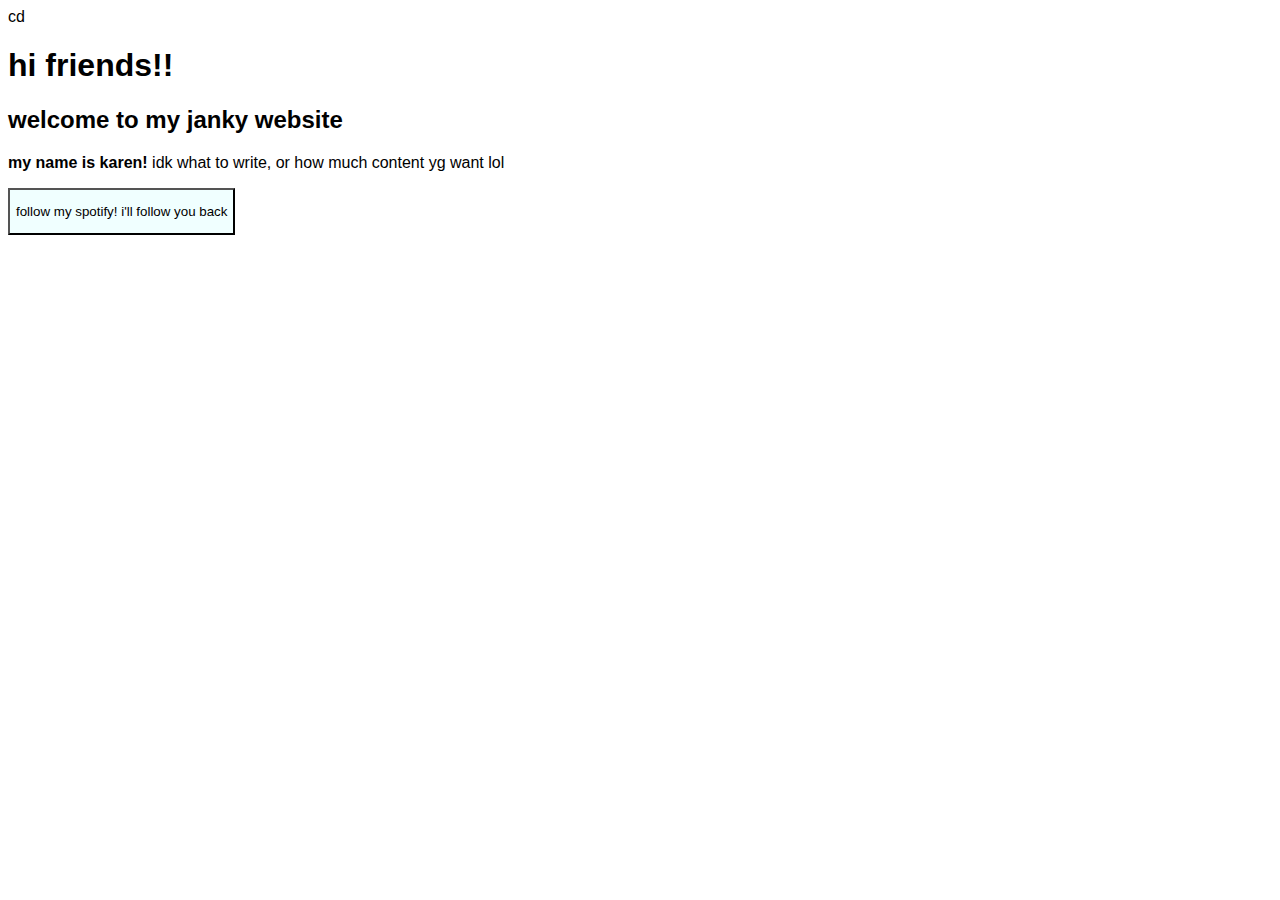
<file: index.html>
cd<!DOCTYPE html>
<html lang="en">
<head>
    <meta charset="UTF-8">
    <meta name="viewport" content="width=device-width, initial-scale=1.0">

    <style>
        
        body {
            font-family: Arial, Helvetica, sans-serif;
        }
        
        button {
            background-color: azure;
            padding: 1Opx;
        }
    </style>

    <title>intro!!!</title>
</head>
<body>
    <h1>hi friends!!</h1>
    <h2>welcome to my janky website</h2>
        <p> <b> my name is karen! </b> idk what to write, or how much content yg want lol <p>
        <a href="https://open.spotify.com/user/if4g8sog81wb1y3kfz9368urf?si=ca511cc3e83044ae">
            <button>
                <p>follow my spotify! i'll follow you back</p>
            </button>
        </a>
        
</body>
</html>
</file>
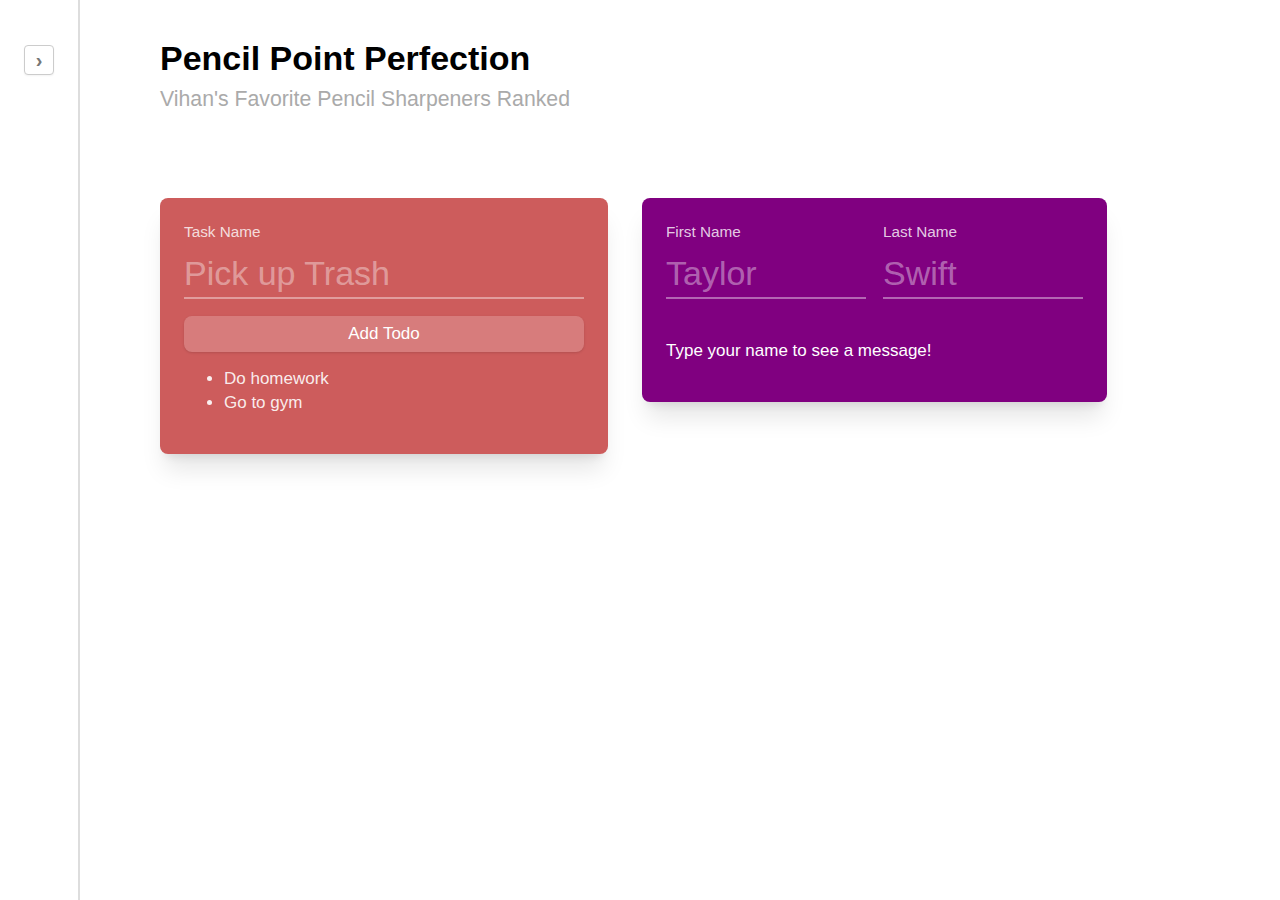
<file: vitamin3/index.html>
<!DOCTYPE html>
<html>
  <head>
    <meta charset="UTF-8" />
    <meta name="viewport" content="width=device-width, initial-scale=1.0" />
    <link rel="stylesheet" href="style.css" />
    <script src="script.js" type="text/javascript"></script>
    <title>Vitamin 3: CSS Layout</title>
  </head>
  <body>
    <aside id="sidebar" data-testid="sidebar">
      <div>
        <div>
          <button id="sidebar-button" data-testid="sidebar-button">›</button>
        </div>
        <div>
          <h3>Pencil Sharpeners</h3>
          <ul>
            <li><a>Prisma Premier</a></li>
            <li><a>Staedtler Mars 501</a></li>
            <li><a>Carl Angel-5</a></li>
          </ul>
        </div>
      </div>
    </aside>
    <main>
      <h1>Pencil Point Perfection</h1>
      <h2>Vihan's Favorite Pencil Sharpeners Ranked</h2>

      <div class="exercises">
        <div class="exercise exercise-1">
          <div>
            <label for="task-name">Task Name</label>
            <input
              type="text"
              id="task-name"
              name="task-name"
              placeholder="Pick up Trash"
            />
          </div>
          <button id="add-todo" data-testid="add-todo">Add Todo</button>
          <ul id="todo-list">
            <li>Do homework</li>
            <li>Go to gym</li>
          </ul>
        </div>
        <div class="exercise exercise-2">
          <div>
            <label for="first-name">First Name</label>
            <input
              type="text"
              id="first-name"
              name="first-name"
              placeholder="Taylor"
            />
          </div>
          <div>
            <label for="last-name">Last Name</label>
            <input
              type="text"
              id="last-name"
              name="last-name"
              placeholder="Swift"
            />
          </div>
          <p id="message" data-testid="message">
            Type your name to see a message!
          </p>
        </div>
      </div>
    </main>
  </body>
</html>
</file>
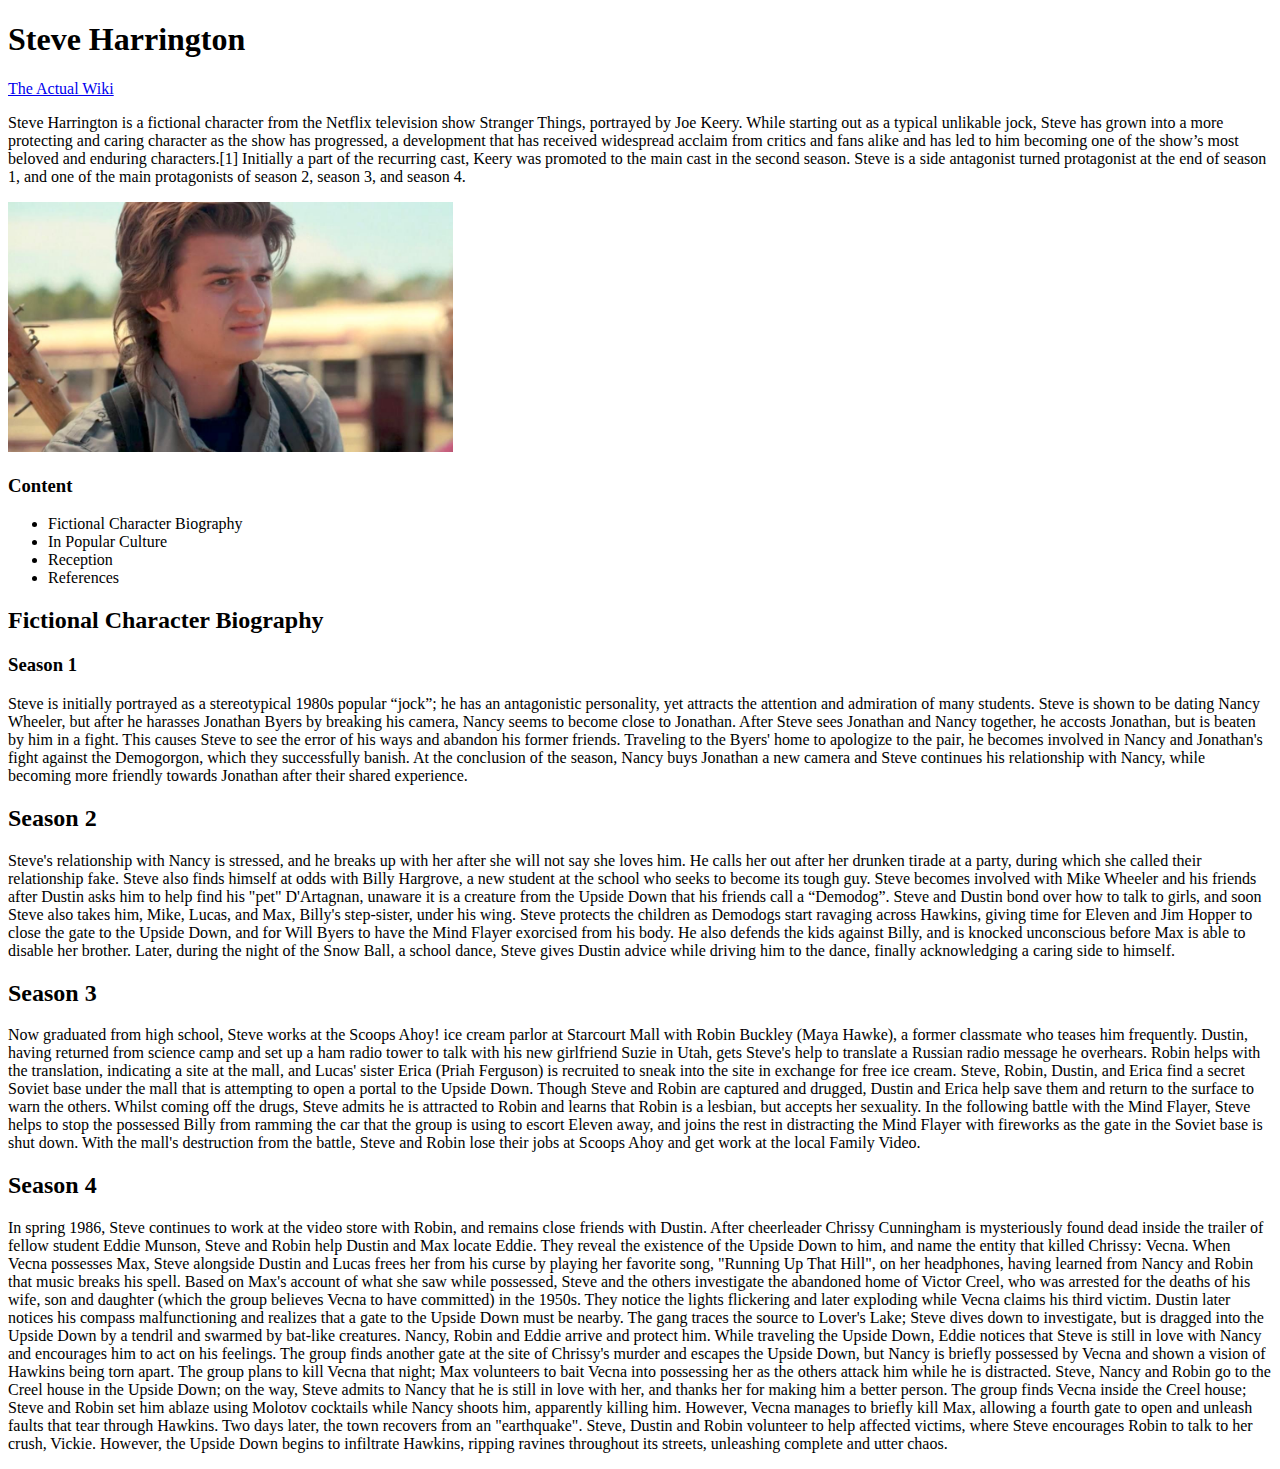
<file: vitamin_html_css/index.html>
<!DOCTYPE html>
<html lang="en">
<head>
    <meta charset="UTF-8">
    <meta name="viewport" content="width=device-width, initial-scale=1.0">
    <title>Steve Harrington Tribute</title>
    <meta name="description" content="Steve Harrington Fanpage">
    <meta name="theme-color" content="#ffffff">
</head>
<body>
    <h1>Steve Harrington</h1>
    <a href="https://en.wikipedia.org/wiki/Steve_Harrington">The Actual Wiki</a>
    <p>Steve Harrington is a fictional character from the Netflix television show Stranger Things, portrayed by Joe Keery. While starting out as a typical unlikable jock, Steve has grown into a more protecting and caring character as the show has progressed, a development that has received widespread acclaim from critics and fans alike and has led to him becoming one of the show’s most beloved and enduring characters.[1] Initially a part of the recurring cast, Keery was promoted to the main cast in the second season. Steve is a side antagonist turned protagonist at the end of season 1, and one of the main protagonists of season 2, season 3, and season 4.</p>
    <img src="steve.png" height="250">
    <h3>Content</h3>
    <ul>
        <li>Fictional Character Biography</li>
        <li>In Popular Culture</li>
        <li>Reception</li>
        <li>References</li>
    </ul>
    <h2>Fictional Character Biography</h2>
    <h3>Season 1</h3>
    <p>
        Steve is initially portrayed as a stereotypical 1980s popular “jock”; he has an antagonistic personality, yet attracts the attention and admiration of many students. Steve is shown to be dating Nancy Wheeler, but after he harasses Jonathan Byers by breaking his camera, Nancy seems to become close to Jonathan. After Steve sees Jonathan and Nancy together, he accosts Jonathan, but is beaten by him in a fight. This causes Steve to see the error of his ways and abandon his former friends. Traveling to the Byers' home to apologize to the pair, he becomes involved in Nancy and Jonathan's fight against the Demogorgon, which they successfully banish. At the conclusion of the season, Nancy buys Jonathan a new camera and Steve continues his relationship with Nancy, while becoming more friendly towards Jonathan after their shared experience.
    </p>
    <h2>Season 2</h2>
    <p>
        Steve's relationship with Nancy is stressed, and he breaks up with her after she will not say she loves him. He calls her out after her drunken tirade at a party, during which she called their relationship fake. Steve also finds himself at odds with Billy Hargrove, a new student at the school who seeks to become its tough guy. Steve becomes involved with Mike Wheeler and his friends after Dustin asks him to help find his "pet" D'Artagnan, unaware it is a creature from the Upside Down that his friends call a “Demodog”. Steve and Dustin bond over how to talk to girls, and soon Steve also takes him, Mike, Lucas, and Max, Billy's step-sister, under his wing. Steve protects the children as Demodogs start ravaging across Hawkins, giving time for Eleven and Jim Hopper to close the gate to the Upside Down, and for Will Byers to have the Mind Flayer exorcised from his body. He also defends the kids against Billy, and is knocked unconscious before Max is able to disable her brother. Later, during the night of the Snow Ball, a school dance, Steve gives Dustin advice while driving him to the dance, finally acknowledging a caring side to himself.
    </p>
    <h2>Season 3</h2>
    <p>
        Now graduated from high school, Steve works at the Scoops Ahoy! ice cream parlor at Starcourt Mall with Robin Buckley (Maya Hawke), a former classmate who teases him frequently. Dustin, having returned from science camp and set up a ham radio tower to talk with his new girlfriend Suzie in Utah, gets Steve's help to translate a Russian radio message he overhears. Robin helps with the translation, indicating a site at the mall, and Lucas' sister Erica (Priah Ferguson) is recruited to sneak into the site in exchange for free ice cream. Steve, Robin, Dustin, and Erica find a secret Soviet base under the mall that is attempting to open a portal to the Upside Down. Though Steve and Robin are captured and drugged, Dustin and Erica help save them and return to the surface to warn the others. Whilst coming off the drugs, Steve admits he is attracted to Robin and learns that Robin is a lesbian, but accepts her sexuality. In the following battle with the Mind Flayer, Steve helps to stop the possessed Billy from ramming the car that the group is using to escort Eleven away, and joins the rest in distracting the Mind Flayer with fireworks as the gate in the Soviet base is shut down. With the mall's destruction from the battle, Steve and Robin lose their jobs at Scoops Ahoy and get work at the local Family Video.
    </p>
    <h2>Season 4</h2>
    <p>
        In spring 1986, Steve continues to work at the video store with Robin, and remains close friends with Dustin. After cheerleader Chrissy Cunningham is mysteriously found dead inside the trailer of fellow student Eddie Munson, Steve and Robin help Dustin and Max locate Eddie. They reveal the existence of the Upside Down to him, and name the entity that killed Chrissy: Vecna.
        When Vecna possesses Max, Steve alongside Dustin and Lucas frees her from his curse by playing her favorite song, "Running Up That Hill", on her headphones, having learned from Nancy and Robin that music breaks his spell. Based on Max's account of what she saw while possessed, Steve and the others investigate the abandoned home of Victor Creel, who was arrested for the deaths of his wife, son and daughter (which the group believes Vecna to have committed) in the 1950s. They notice the lights flickering and later exploding while Vecna claims his third victim.
        Dustin later notices his compass malfunctioning and realizes that a gate to the Upside Down must be nearby. The gang traces the source to Lover's Lake; Steve dives down to investigate, but is dragged into the Upside Down by a tendril and swarmed by bat-like creatures. Nancy, Robin and Eddie arrive and protect him. While traveling the Upside Down, Eddie notices that Steve is still in love with Nancy and encourages him to act on his feelings.
        The group finds another gate at the site of Chrissy's murder and escapes the Upside Down, but Nancy is briefly possessed by Vecna and shown a vision of Hawkins being torn apart. The group plans to kill Vecna that night; Max volunteers to bait Vecna into possessing her as the others attack him while he is distracted. Steve, Nancy and Robin go to the Creel house in the Upside Down; on the way, Steve admits to Nancy that he is still in love with her, and thanks her for making him a better person.
        The group finds Vecna inside the Creel house; Steve and Robin set him ablaze using Molotov cocktails while Nancy shoots him, apparently killing him. However, Vecna manages to briefly kill Max, allowing a fourth gate to open and unleash faults that tear through Hawkins. Two days later, the town recovers from an "earthquake". Steve, Dustin and Robin volunteer to help affected victims, where Steve encourages Robin to talk to her crush, Vickie. However, the Upside Down begins to infiltrate Hawkins, ripping ravines throughout its streets, unleashing complete and utter chaos.
    </p>

</body>
</html>
</file>
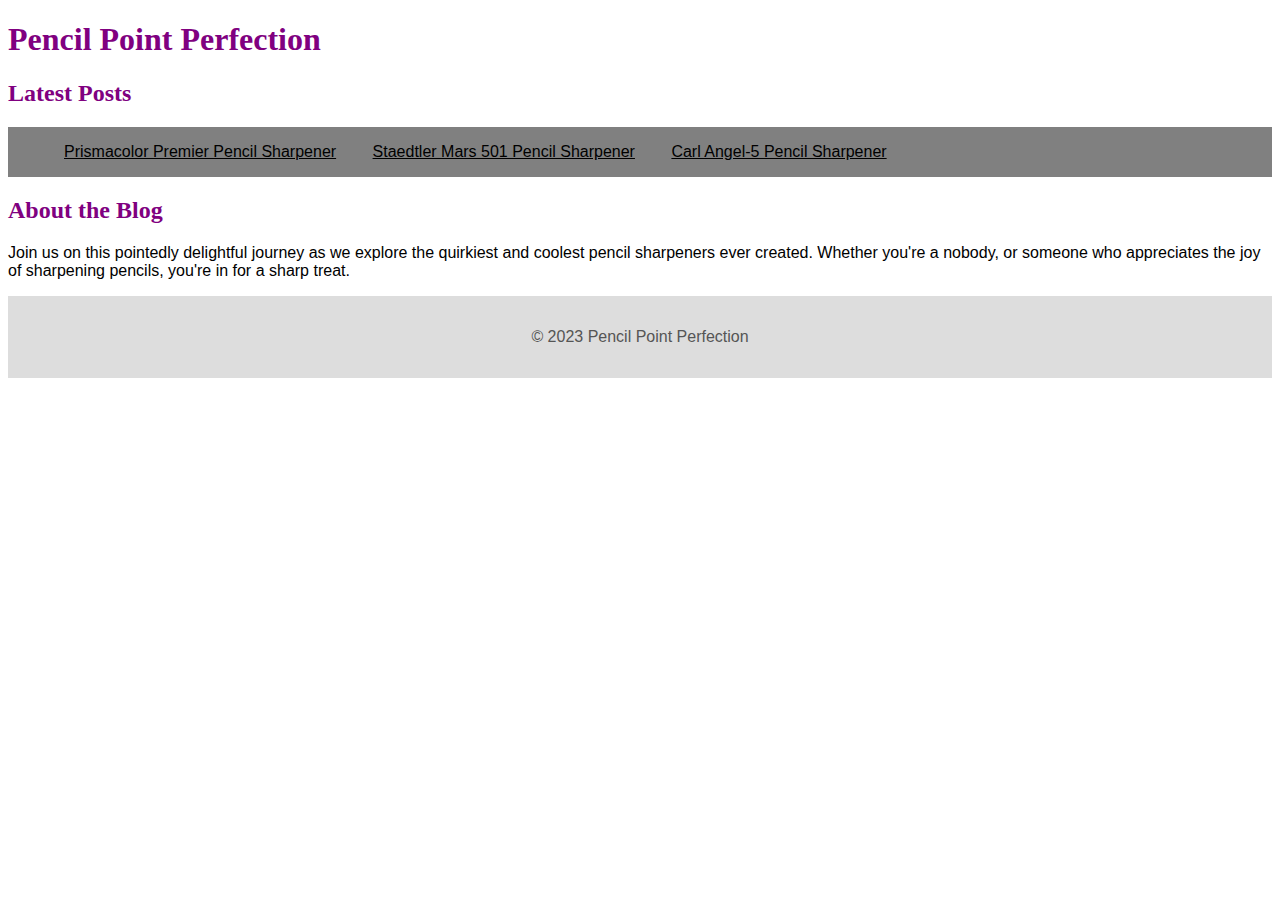
<file: vitamin_html_css/css.html>
<!DOCTYPE html>
<html>
  <head>
    <title>Pencil Point Perfection: Vihan's Favorite Pencil Sharpeners</title>
    <link rel="stylesheet" href="style.css">
  </head>
  <body>
    <h1>Pencil Point Perfection</h1>
    <main>
      <section>
        <h2>Latest Posts</h2>
        <ul>
          <li>
            <a href="#">Prismacolor Premier Pencil Sharpener</a>
          </li>
          <li>
            <a href="#">Staedtler Mars 501 Pencil Sharpener</a>
          </li>
          <li>
            <a href="#">Carl Angel-5 Pencil Sharpener</a>
          </li>
        </ul>
      </section>
      <section>
        <h2>About the Blog</h2>
        <p>
          Join us on this pointedly delightful journey as we explore the
          quirkiest and coolest pencil sharpeners ever created. Whether you're a
          nobody, or someone who appreciates the joy of sharpening pencils,
          you're in for a sharp treat.
        </p>
      </section>
    </main>
    <footer>
      <p>&copy; 2023 Pencil Point Perfection</p>
    </footer>
  </body>
</html>
</file>
<file: vitamin3/style.css>
/** Global Styles */
* {
  box-sizing: border-box;
}

html,
body {
  font-family: -apple-system, BlinkMacSystemFont, "Segoe UI", Roboto, Helvetica,
    Arial, sans-serif, "Apple Color Emoji", "Segoe UI Emoji", "Segoe UI Symbol";
  width: 100%;
  height: 100%;
  margin: 0;
  padding: 0;
  font-size: 17px;
}

/** Layout Styles */
body {
  display: flex;
  flex-direction: row;
}

/** Main Styles */
main {
  padding: 16px;
  padding-left: 80px;
  position: relative;
}

h1 {
  margin-bottom: 0;
}

h2 {
  font-weight: normal;
  color: #aaa;
  font-size: 1.25rem;
  line-height: 1.3;
  margin: 0.5rem 0;
}

/** Button */
#sidebar-button {
  position: absolute;
  left: 24px;
  top: 45px;

  width: 30px;
  height: 30px;
  margin: 0;
  padding: 0;

  color: #777;
  background: #fff;
  border: 1px solid #ccc;
  outline: none;

  font-size: 20px;
  font-weight: bold;

  border-radius: 4px;
  box-shadow: 0 1px 2px 0 rgb(0 0 0 / 0.05);

  transition: background 0.1s ease-out;
  cursor: pointer;
}

#sidebar-button:hover {
  background: #efefef;
}

#sidebar-button:active {
  background: #eee;
}

/** Sidebar Styles */
aside {
  border-right: 2px solid #ddd;

  position: relative;

  width: 80px;
  overflow: hidden;
  transition: 0.3s ease width;
}

aside > div {
  position: absolute;
  width: 280px;
  display: flex;
  flex-direction: row;
}

aside > div > div {
  padding: 32px 28px;
}

aside.opened {
  width: 280px;
}

h3 {
  font-size: 1rem;
  font-weight: 500;
}

aside ul {
  list-style-type: none;
  margin: 0;
  padding: 0;

  font-size: 1rem;
}

aside ul > li {
  margin: 8px 0;
}

aside ul > li a {
  color: #aaa;
  transition: color 0.1s ease-in;
  cursor: pointer;
}

aside ul > li a:hover {
  color: purple;
}

/** Inputs */
.exercises {
  margin-top: 50px;
  display: flex;
  flex-wrap: wrap;
  align-items: flex-start;
}

.exercise {
  box-shadow: 0 20px 25px -5px rgb(0 0 0 / 0.1),
    0 8px 10px -6px rgb(0 0 0 / 0.1);

  margin-top: 2rem;
  margin-right: 2rem;
  padding: 24px 24px;
  border-radius: 8px;

  background: black;
  color: white;
}

.exercise ul {
  color: rgba(255, 255, 255, 0.9);
  margin: 1rem 0;
}

.exercise ul > li {
  margin: 4px 0;
}

/** Exercise 1 */
.exercise-1 {
  background: indianred;
}

.exercise-1 input[type="text"] {
  width: 400px;
}

/** Exercise 2 */
.exercise-2 {
  background: purple;
  display: inline-grid;
  grid-template-columns: 1fr 1fr;
  grid-template-rows: auto auto;
  gap: 1em 1em;
  grid-template-areas:
    "input1 input2"
    "output output";
}

.exercise-2 > :nth-child(1) {
  grid-area: input1;
}

.exercise-2 > :nth-child(2) {
  grid-area: input2;
}

.exercise-2 > :nth-child(3) {
  grid-area: output;
}

/** Inputs */
label {
  font-size: 0.9rem;
  font-weight: 400;
  color: rgba(255, 255, 255, 0.8);
}

input[type="text"] {
  display: block;

  margin: 8px 0;
  padding: 4px 0;

  font-size: 2rem;

  width: 200px;

  color: white;
  background: none;

  border: none;
  border-radius: 0;
  border-bottom: 2px solid rgba(255, 255, 255, 0.4);
}

input[type="text"]:focus {
  outline: none;
}

input[type="text"]::placeholder {
  color: rgba(255, 255, 255, 0.4);
}

button {
  display: block;
  width: 100%;

  background: rgba(255, 255, 255, 0.2);
  border: none;
  border-radius: 8px;

  box-shadow: 0 1px 3px 0 rgb(0 0 0 / 0.1), 0 1px 2px -1px rgb(0 0 0 / 0.1);

  margin: 1rem 0;
  padding: 8px 8px;

  font-size: 1rem;
  font-family: inherit;
  font-weight: 400;

  color: white;
  text-align: center;

  transition: background 0.1s ease;
  cursor: pointer;
}

button:hover {
  background: rgba(255, 255, 255, 0.3);
}
</file>
<file: vitamin_html_css/style.css>
html {
    font-family: Comic Sans MS, Comic Sans, Arial, sans-serif;
}

h1, h2, h3, h4, h5, h6 {
    font-family: Papyrus;
    color: purple;
}

ul {
    li {
        display: inline-block;
        padding: 16px;
        a {
            color: black;
        }
    }
    li:hover {
        background-color: #AAA;
    }
    background-color: gray;
}

footer {
    background-color: #DDD;
    color: #555;
    padding: 16px;
    text-align: center;
}
</file>
